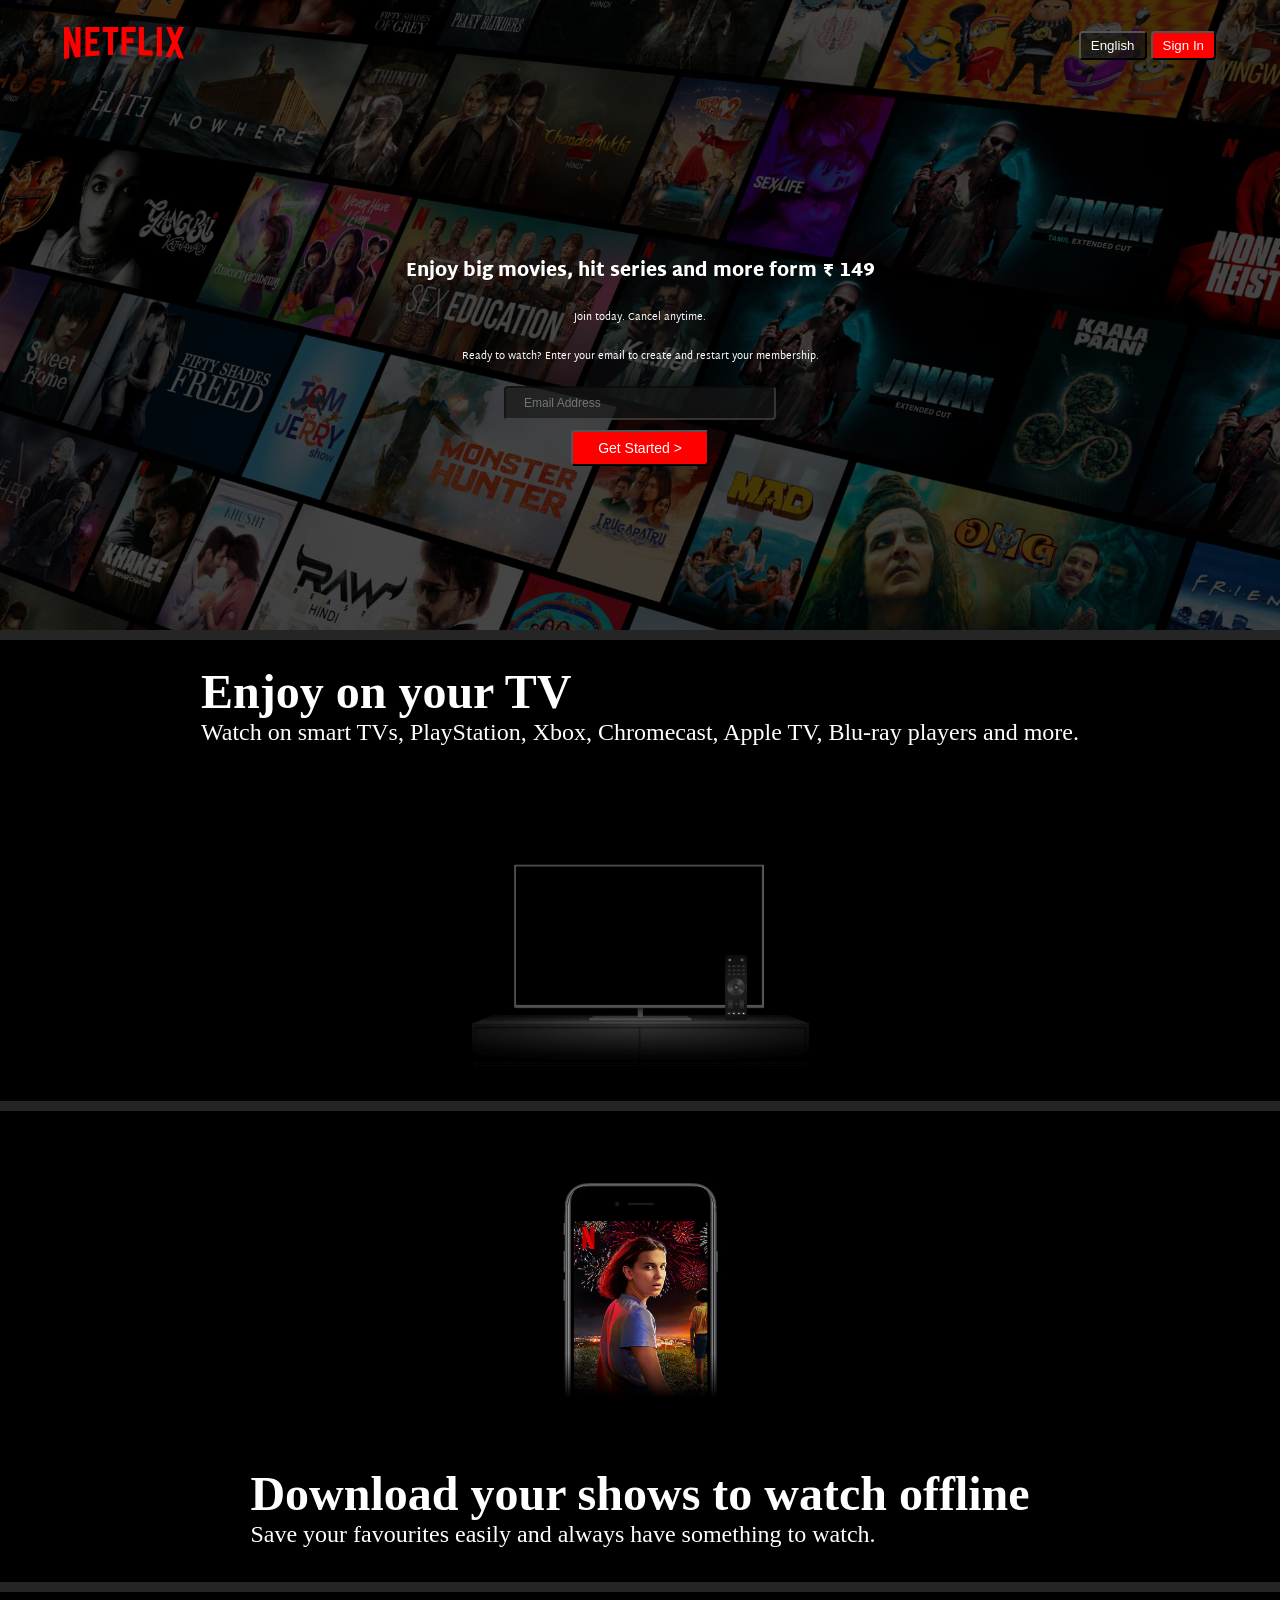
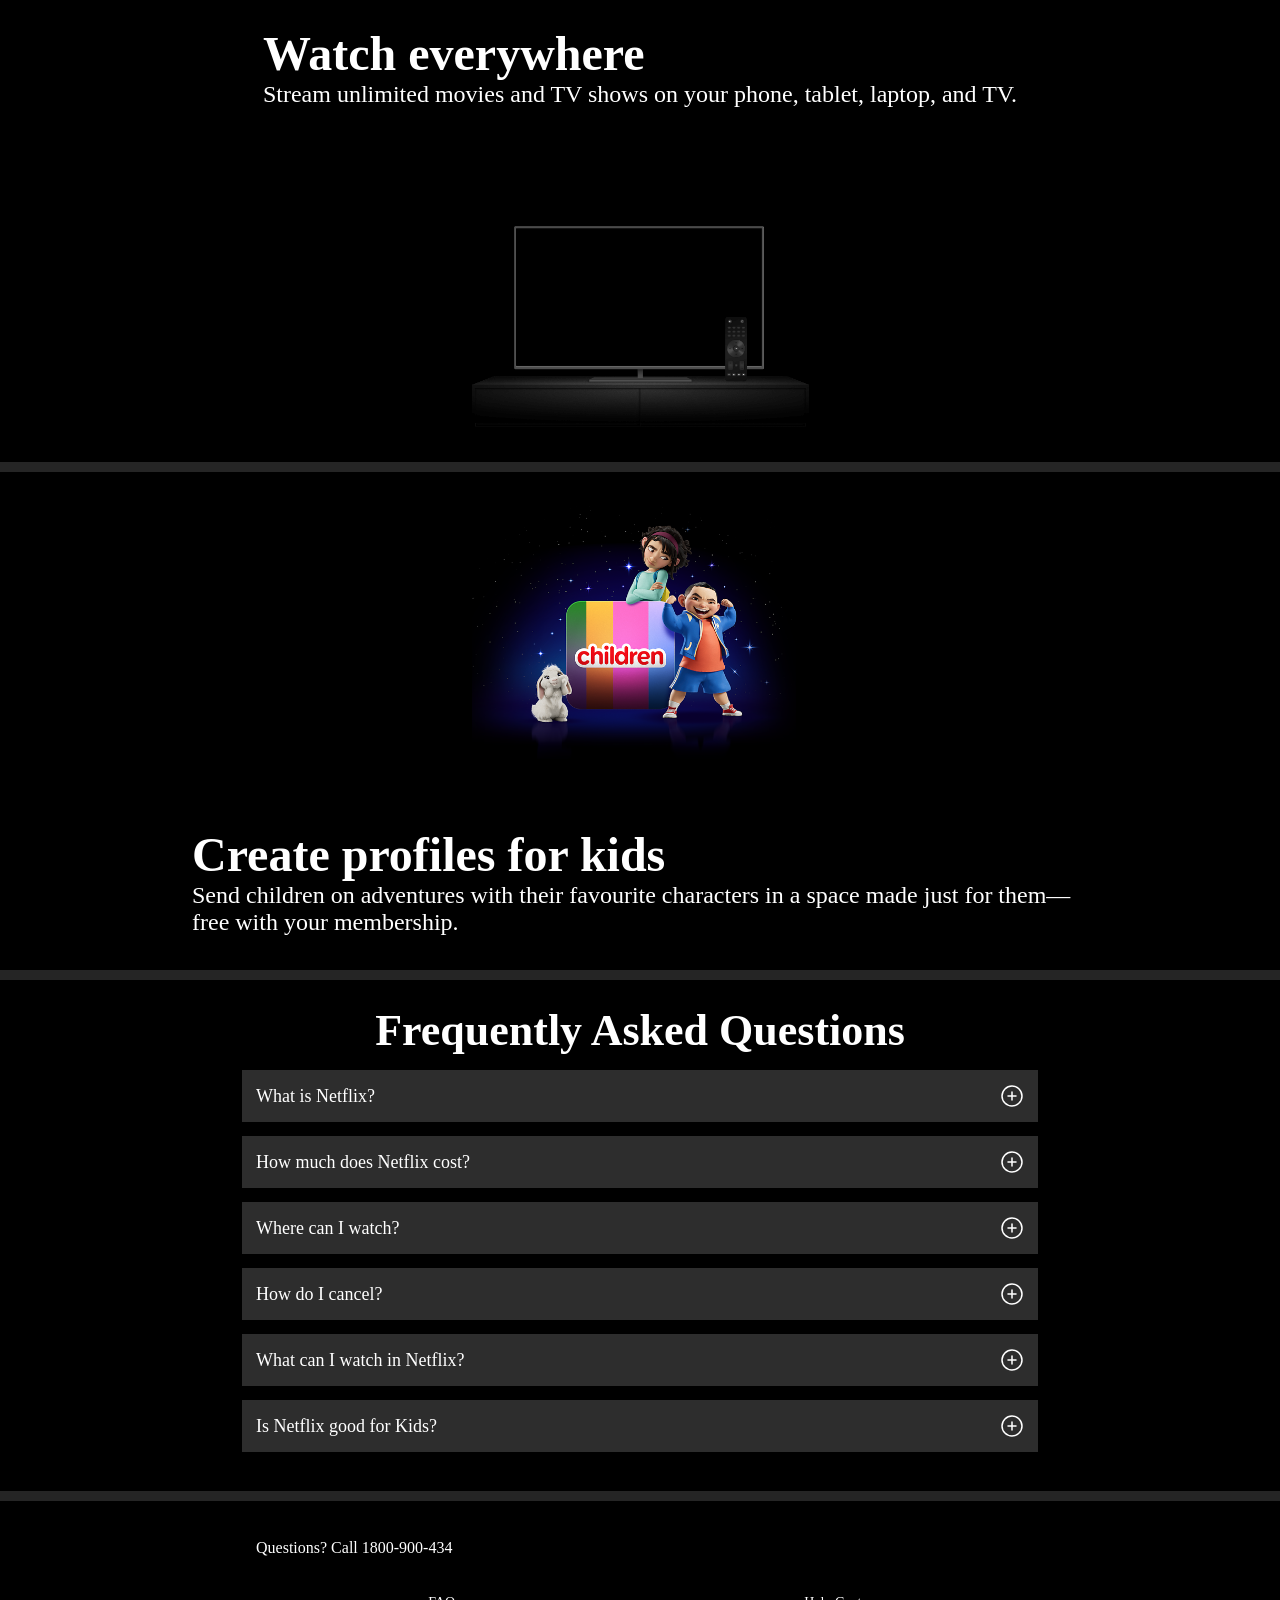
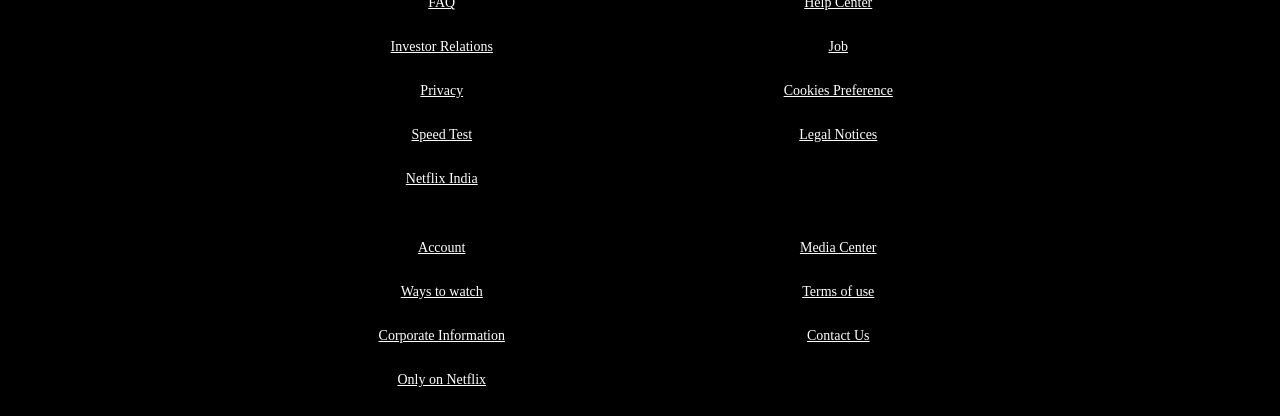
<file: index.html>
<!DOCTYPE html>
<html lang="en">

<head>
    <meta charset="UTF-8">
    <meta name="viewport" content="width=device-width, initial-scale=1.0">
    <title>Netflix</title>
    <link rel="stylesheet" href="style.css">
    <link rel="icon" href="favicon.ico" type="image/x-icon">

</head>

<body>
    <div class="main">
        <nav>
            <span><img width="120px" src="assets/images/logo.svg" alt=""></span>
            <div>
                <button class="btn">English</button>
                <button class="btn btn-red-sm">Sign In</button>
            </div>
        </nav>
        <div class="box">

        </div>
        <div class="hero">
            <span>Enjoy big movies, hit series and more form ₹ 149</span>
            <span>Join today. Cancel anytime.</span>
            <span>Ready to watch? Enter your email to create and restart your membership.</span>
            <div class="hero-buttons">
                <input type="email" placeholder="Email Address">
                <button class="btn btn-red">Get Started &gt;</button>
            </div>
        </div>
        <div class="seperation"></div>
    </div>

    <section class="first">
        <div>
            <span>Enjoy on your TV</span>
            <span>Watch on smart TVs, PlayStation, Xbox, Chromecast, Apple TV, Blu-ray players and more.</span>
        </div>
        <div class="secImg">
            <img src="assets/images/tv.png" alt="">
            <video src="assets/videos/video-tv.m4v" autoplay loop muted></video>
        </div>
    </section>
    <div class="seperation"></div>

    <section class="first second">
        <div class="secImg">
            <img src="assets/images/second-img.jpg" alt="">
        </div>
        <div>
            <span>Download your shows to watch offline</span>
            <span>Save your favourites easily and always have something to watch.</span>
        </div>
    </section>
    <div class="seperation"></div>

    <section class="first">
        <div>
            <span>Watch everywhere</span>
            <span>Stream unlimited movies and TV shows on your phone, tablet, laptop, and TV.</span>
        </div>
        <div class="secImg">
            <img src="assets/images/tv.png" alt="">
            <video src="assets/videos/video1.m4v" autoplay loop muted></video>
        </div>
    </section>
    <div class="seperation"></div>

    <section class="first second">
        <div class="secImg">
            <img src="assets/images/fourth-img.png" alt="">

        </div>
        <div>
            <span>Create profiles for kids</span>
            <span>Send children on adventures with their favourite characters in a space made just for them—free with your membership.</span>
        </div>
    </section>
    <div class="seperation"></div>

    <section class="faq">
        <h2>Frequently Asked Questions</h2>
        <div class="faqbox">
            <span>What is Netflix?</span>
            <svg xmlns="http://www.w3.org/2000/svg" viewBox="0 0 24 24" width="24" height="24" color="white" fill="none">
                <path d="M12 8V16M16 12H8" stroke="currentColor" stroke-width="1.5" stroke-linecap="round" stroke-linejoin="round" />
                <circle cx="12" cy="12" r="10" stroke="currentColor" stroke-width="1.5" />
            </svg>
        </div>

        <div class="faqbox">
            <span>How much does Netflix cost?</span>
            <svg xmlns="http://www.w3.org/2000/svg" viewBox="0 0 24 24" width="24" height="24" color="white" fill="none">
                <path d="M12 8V16M16 12H8" stroke="currentColor" stroke-width="1.5" stroke-linecap="round" stroke-linejoin="round" />
                <circle cx="12" cy="12" r="10" stroke="currentColor" stroke-width="1.5" />
            </svg>
        </div>

        <div class="faqbox">
            <span>Where can I watch?</span>
            <svg xmlns="http://www.w3.org/2000/svg" viewBox="0 0 24 24" width="24" height="24" color="white" fill="none">
                <path d="M12 8V16M16 12H8" stroke="currentColor" stroke-width="1.5" stroke-linecap="round" stroke-linejoin="round" />
                <circle cx="12" cy="12" r="10" stroke="currentColor" stroke-width="1.5" />
            </svg>
        </div>

        <div class="faqbox">
            <span>How do I cancel?</span>
            <svg xmlns="http://www.w3.org/2000/svg" viewBox="0 0 24 24" width="24" height="24" color="white" fill="none">
                <path d="M12 8V16M16 12H8" stroke="currentColor" stroke-width="1.5" stroke-linecap="round" stroke-linejoin="round" />
                <circle cx="12" cy="12" r="10" stroke="currentColor" stroke-width="1.5" />
            </svg>
        </div>

        <div class="faqbox">
            <span>What can I watch in Netflix?</span>
            <svg xmlns="http://www.w3.org/2000/svg" viewBox="0 0 24 24" width="24" height="24" color="white" fill="none">
                <path d="M12 8V16M16 12H8" stroke="currentColor" stroke-width="1.5" stroke-linecap="round" stroke-linejoin="round" />
                <circle cx="12" cy="12" r="10" stroke="currentColor" stroke-width="1.5" />
            </svg>
        </div>

        <div class="faqbox">
            <span>Is Netflix good for Kids?</span>
            <svg xmlns="http://www.w3.org/2000/svg" viewBox="0 0 24 24" width="24" height="24" color="white" fill="none">
                <path d="M12 8V16M16 12H8" stroke="currentColor" stroke-width="1.5" stroke-linecap="round" stroke-linejoin="round" />
                <circle cx="12" cy="12" r="10" stroke="currentColor" stroke-width="1.5" />
            </svg>
        </div>
    </section>

    <div class="seperation"></div>
    <footer>
        <div class="questions">
            Questions? Call 1800-900-434
        </div>
        <div class="footer">
        <div class="footer-item">
            <a href="faq">FAQ</a>
            <a href="faq">Investor Relations</a>
            <a href="faq">Privacy</a>
            <a href="faq">Speed Test</a>
            <a href="faq">Netflix India</a>
        </div>

        <div class="footer-item">
            <a href="faq">Help Center</a>
            <a href="faq">Job</a>
            <a href="faq">Cookies Preference</a>
            <a href="faq">Legal Notices</a>
        </div>


        <div class="footer-item">
            <a href="faq">Account</a>
            <a href="faq">Ways to watch</a>
            <a href="faq">Corporate Information</a>
            <a href="faq">Only on Netflix</a>
        </div>

        <div class="footer-item">
            <a href="faq">Media Center</a>
            <a href="faq">Terms of use</a>
            <a href="faq">Contact Us</a>
        </div>
    </div>
        
    </footer>

</body>

</html>
</file>
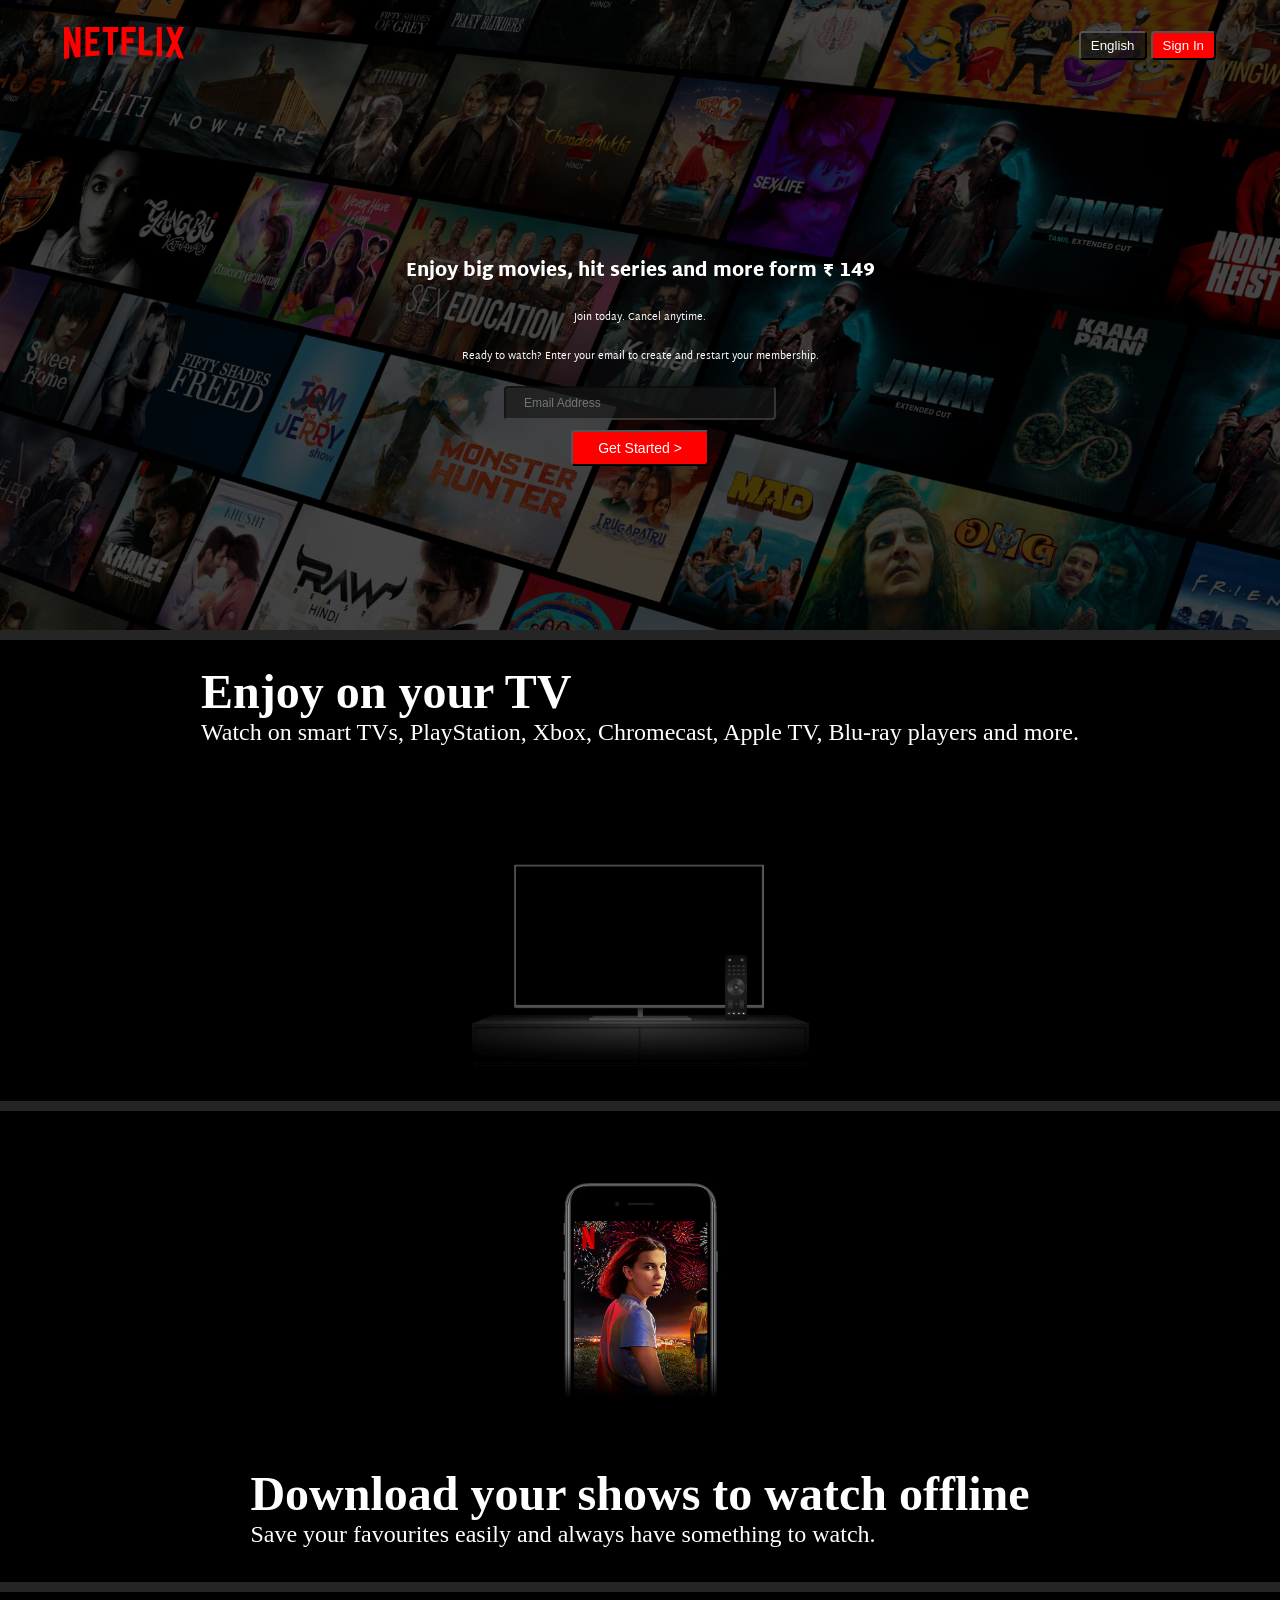
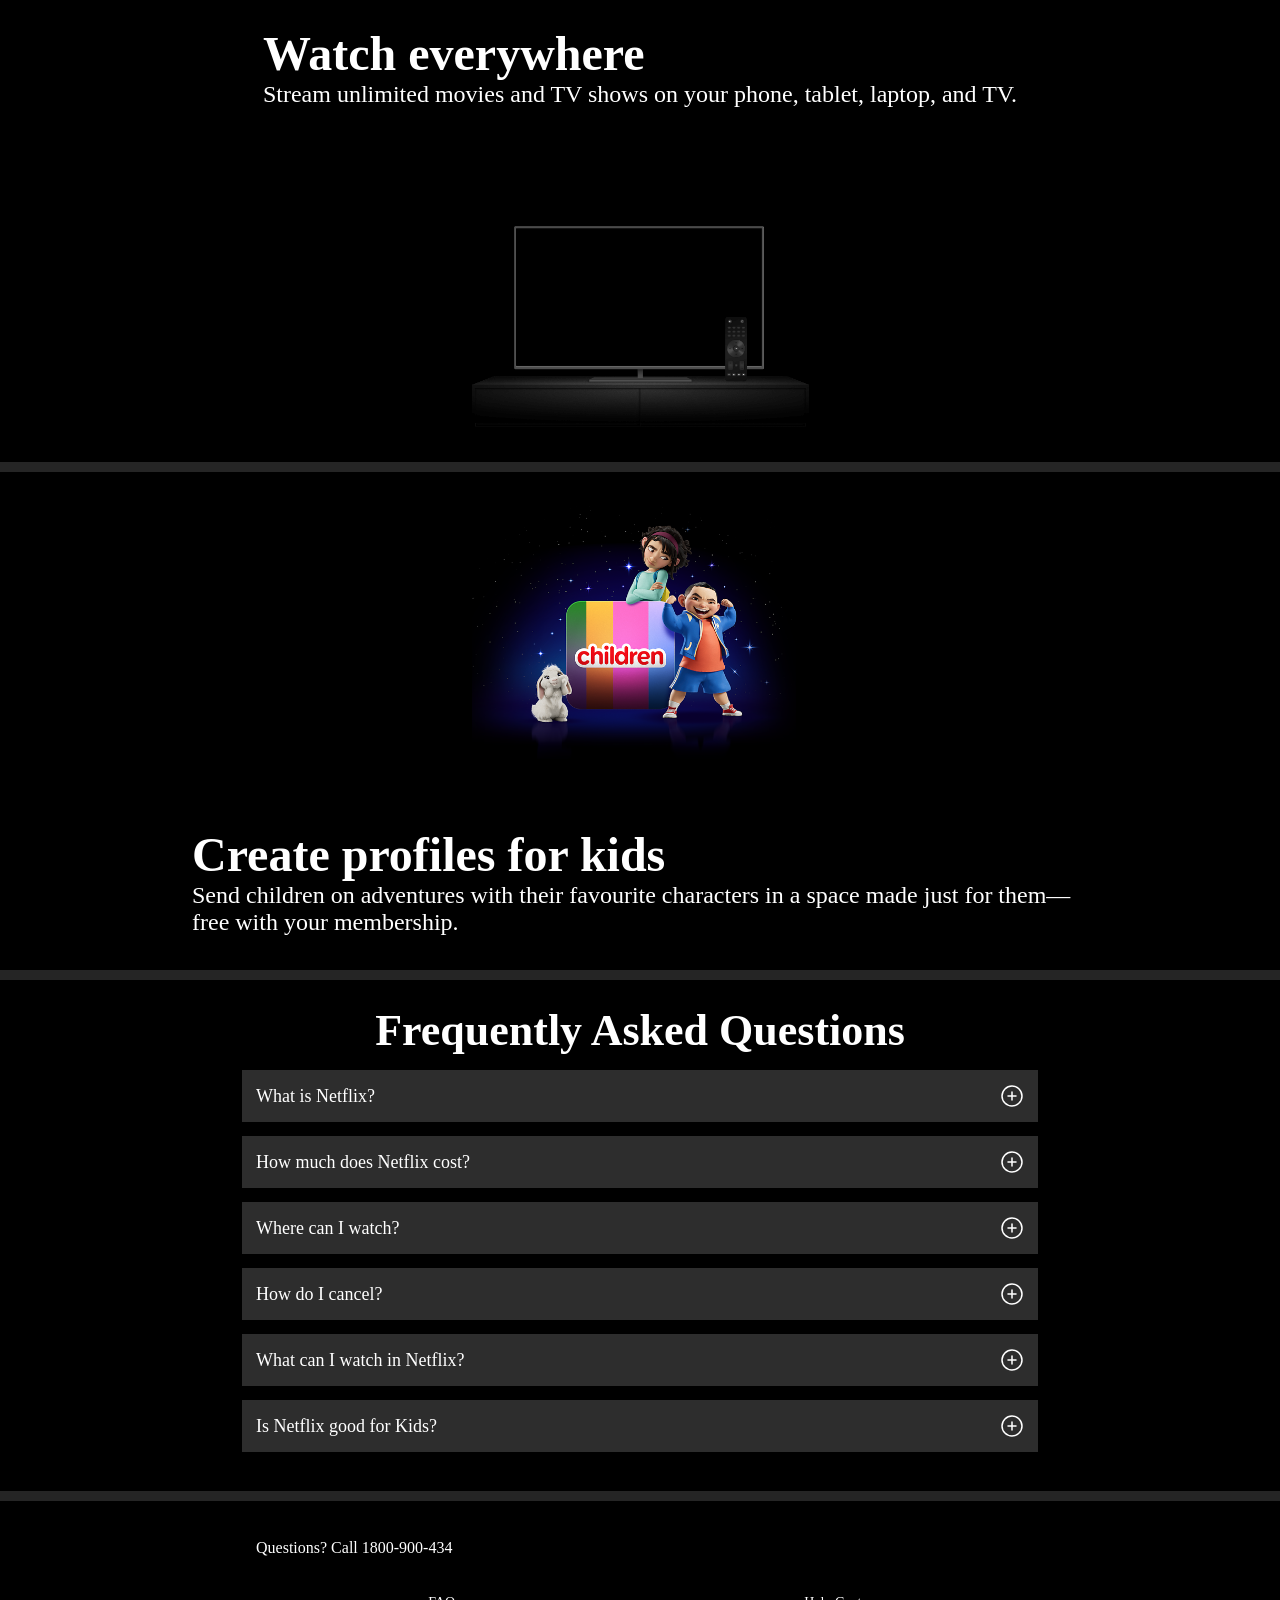
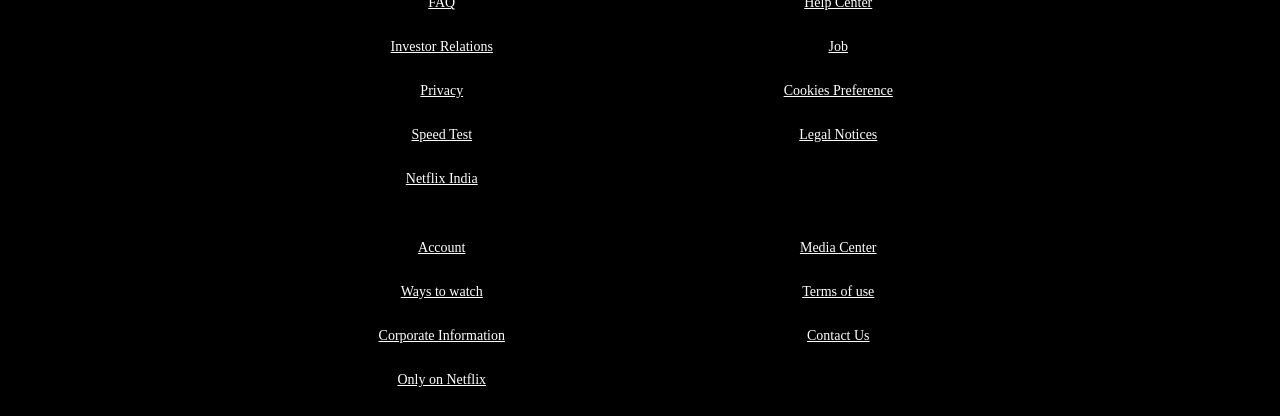
<file: Netflix_Clone/index.html>
<!DOCTYPE html>
<html lang="en">

<head>
    <meta charset="UTF-8">
    <meta name="viewport" content="width=device-width, initial-scale=1.0">
    <title>Netflix</title>
    <link rel="stylesheet" href="style.css">
    <link rel="icon" href="favicon.ico" type="image/x-icon">

</head>

<body>
    <div class="main">
        <nav>
            <span><img width="120px" src="assets/images/logo.svg" alt=""></span>
            <div>
                <button class="btn">English</button>
                <button class="btn btn-red-sm">Sign In</button>
            </div>
        </nav>
        <div class="box">

        </div>
        <div class="hero">
            <span>Enjoy big movies, hit series and more form ₹ 149</span>
            <span>Join today. Cancel anytime.</span>
            <span>Ready to watch? Enter your email to create and restart your membership.</span>
            <div class="hero-buttons">
                <input type="email" placeholder="Email Address">
                <button class="btn btn-red">Get Started &gt;</button>
            </div>
        </div>
        <div class="seperation"></div>
    </div>

    <section class="first">
        <div>
            <span>Enjoy on your TV</span>
            <span>Watch on smart TVs, PlayStation, Xbox, Chromecast, Apple TV, Blu-ray players and more.</span>
        </div>
        <div class="secImg">
            <img src="assets/images/tv.png" alt="">
            <video src="assets/videos/video-tv.m4v" autoplay loop muted></video>
        </div>
    </section>
    <div class="seperation"></div>

    <section class="first second">
        <div class="secImg">
            <img src="assets/images/second-img.jpg" alt="">
        </div>
        <div>
            <span>Download your shows to watch offline</span>
            <span>Save your favourites easily and always have something to watch.</span>
        </div>
    </section>
    <div class="seperation"></div>

    <section class="first">
        <div>
            <span>Watch everywhere</span>
            <span>Stream unlimited movies and TV shows on your phone, tablet, laptop, and TV.</span>
        </div>
        <div class="secImg">
            <img src="assets/images/tv.png" alt="">
            <video src="assets/videos/video1.m4v" autoplay loop muted></video>
        </div>
    </section>
    <div class="seperation"></div>

    <section class="first second">
        <div class="secImg">
            <img src="assets/images/fourth-img.png" alt="">

        </div>
        <div>
            <span>Create profiles for kids</span>
            <span>Send children on adventures with their favourite characters in a space made just for them—free with your membership.</span>
        </div>
    </section>
    <div class="seperation"></div>

    <section class="faq">
        <h2>Frequently Asked Questions</h2>
        <div class="faqbox">
            <span>What is Netflix?</span>
            <svg xmlns="http://www.w3.org/2000/svg" viewBox="0 0 24 24" width="24" height="24" color="white" fill="none">
                <path d="M12 8V16M16 12H8" stroke="currentColor" stroke-width="1.5" stroke-linecap="round" stroke-linejoin="round" />
                <circle cx="12" cy="12" r="10" stroke="currentColor" stroke-width="1.5" />
            </svg>
        </div>

        <div class="faqbox">
            <span>How much does Netflix cost?</span>
            <svg xmlns="http://www.w3.org/2000/svg" viewBox="0 0 24 24" width="24" height="24" color="white" fill="none">
                <path d="M12 8V16M16 12H8" stroke="currentColor" stroke-width="1.5" stroke-linecap="round" stroke-linejoin="round" />
                <circle cx="12" cy="12" r="10" stroke="currentColor" stroke-width="1.5" />
            </svg>
        </div>

        <div class="faqbox">
            <span>Where can I watch?</span>
            <svg xmlns="http://www.w3.org/2000/svg" viewBox="0 0 24 24" width="24" height="24" color="white" fill="none">
                <path d="M12 8V16M16 12H8" stroke="currentColor" stroke-width="1.5" stroke-linecap="round" stroke-linejoin="round" />
                <circle cx="12" cy="12" r="10" stroke="currentColor" stroke-width="1.5" />
            </svg>
        </div>

        <div class="faqbox">
            <span>How do I cancel?</span>
            <svg xmlns="http://www.w3.org/2000/svg" viewBox="0 0 24 24" width="24" height="24" color="white" fill="none">
                <path d="M12 8V16M16 12H8" stroke="currentColor" stroke-width="1.5" stroke-linecap="round" stroke-linejoin="round" />
                <circle cx="12" cy="12" r="10" stroke="currentColor" stroke-width="1.5" />
            </svg>
        </div>

        <div class="faqbox">
            <span>What can I watch in Netflix?</span>
            <svg xmlns="http://www.w3.org/2000/svg" viewBox="0 0 24 24" width="24" height="24" color="white" fill="none">
                <path d="M12 8V16M16 12H8" stroke="currentColor" stroke-width="1.5" stroke-linecap="round" stroke-linejoin="round" />
                <circle cx="12" cy="12" r="10" stroke="currentColor" stroke-width="1.5" />
            </svg>
        </div>

        <div class="faqbox">
            <span>Is Netflix good for Kids?</span>
            <svg xmlns="http://www.w3.org/2000/svg" viewBox="0 0 24 24" width="24" height="24" color="white" fill="none">
                <path d="M12 8V16M16 12H8" stroke="currentColor" stroke-width="1.5" stroke-linecap="round" stroke-linejoin="round" />
                <circle cx="12" cy="12" r="10" stroke="currentColor" stroke-width="1.5" />
            </svg>
        </div>
    </section>

    <div class="seperation"></div>
    <footer>
        <div class="questions">
            Questions? Call 1800-900-434
        </div>
        <div class="footer">
        <div class="footer-item">
            <a href="faq">FAQ</a>
            <a href="faq">Investor Relations</a>
            <a href="faq">Privacy</a>
            <a href="faq">Speed Test</a>
            <a href="faq">Netflix India</a>
        </div>

        <div class="footer-item">
            <a href="faq">Help Center</a>
            <a href="faq">Job</a>
            <a href="faq">Cookies Preference</a>
            <a href="faq">Legal Notices</a>
        </div>


        <div class="footer-item">
            <a href="faq">Account</a>
            <a href="faq">Ways to watch</a>
            <a href="faq">Corporate Information</a>
            <a href="faq">Only on Netflix</a>
        </div>

        <div class="footer-item">
            <a href="faq">Media Center</a>
            <a href="faq">Terms of use</a>
            <a href="faq">Contact Us</a>
        </div>
    </div>
        
    </footer>

</body>

</html>
</file>
<file: style.css>
@import url('https://fonts.googleapis.com/css2?family=Martel+Sans:wght@200;300;400;600;700;800;900&family=Tagesschrift&display=swap');
*{
    margin: 0;
    padding: 0;
}

body{
    background-color: black;
    
}
.main{
    background-image: url("assets/images/bg.jpg");
    height: 70vh;
    position: relative;
    background-position: center center;
    background-repeat: no-repeat;
    background-size: max(1200px, 100vw);
}
.main .box{
    height: 70vh;
    width: 100%;
    opacity: 0.64;
    background-color: black;
    position: absolute;
    top: 0;
}
nav{
    display: flex;
    justify-content: space-between;
    max-width: 60vw;
    margin: auto;
    align-items: center;
    height: 90px;
    position: relative;
    z-index: 9;
    
}
.hero{
    height: calc(100% - 90px);
    display: flex;
    justify-content: center;
    align-items: center;
    flex-direction: column;
    color: white;
    position: relative;
    z-index: 9;
    font-family: "Martel Sans", sans-serif;
    gap: 20px;
    padding: 0 30px;
}
.hero> :first-child{
    font-weight: 900;
    font-size: 28px;
    text-align: center;
}
.hero> :nth-child(2){
    font-weight: 400px;
    font-size: 18px;
    text-align: center;
}
.hero> :nth-child(3){
    font-weight: 400px;
    font-size: 18px;
    text-align: center;
}
.seperation{
    padding: 5px;
    background-color: rgb(37, 37, 37);
    position: relative;
    z-index: 15;
}
.btn{
    padding: 5px 10px;
    font-weight: 300;
    color: white;
    background-color: rgba(23,23,23,0.7 );
    border-radius: 4px;
    cursor: pointer;
}
.btn-red-sm{
    background-color: red;
    color: white;
    
}
.btn-red{
    background-color: red;
    color: white;
    padding: 8px 25px;
    font-size: 14px;
    border-radius: 4px;
}
.hero-buttons{
    display: flex;
    justify-content: center;
    align-items: center;
    gap: 10px;
}
.main input{
    padding: 8px 100px 8px 18px;
    font-size: 12px;
    font-weight: 500;
    color: white;
    border-radius: 4px;
    background-color: rgba(23,23,23,0.7 );
    border-color: rgba(23,23,23,0.4 );
}

.first{
    display: flex;
    justify-content: center;
    align-items: center;
    color: white;
    width: 70vw;
    margin: auto;
}

.secImg{
    position: relative;
}
.secImg img{
    width: 537px;
    position: relative;
    z-index: 10;
}
.secImg video{
    position: absolute;
    top: 51px;
    right: 0;
    width: 537px;
}
section.first> div{
    display: flex;
    justify-content: center;
    flex-direction: column;
    padding: 34px 0;
}
section.first > div :nth-child(1){
    font-size: 48px;
    font-weight: bolder;
}
section.first > div :nth-child(2){
    font-size: 24px;
    
}

.faq {
    background-color: black;
    color: white;
    padding: 25px;
}
.faq h2{
    text-align: center;
    font-size: 44px;
}
.faqbox{
    display: flex;
    align-items: center;
    justify-content: space-between;
    padding: 14px;
    background-color: #2d2d2d;
    max-width: 60vw;
    margin: 14px auto;
    color: white;
    cursor: pointer;
    font-size: 18px;
    transition: all 0.3s ease-out;
}
.faqbox:hover{
    background-color: #414141;
}

footer{
    color: white;
    max-width: 60vw;
    margin: auto;
    padding: 14px;
}
footer .questions{
    max-width: 60vw;
    margin: auto;
    padding: 24px 0;
}


.footer a{
    color: white;
    font-size: 14px;
    padding: 14px;
}
.footer{
    display: grid;
    grid-template-columns: 1fr 1fr 1fr 1fr;
    
}

.footer-item{
    display: flex;
    flex-direction: column;
    
}

@media  screen and (max-width:1305px) {
    .footer{
        display: grid;
        grid-template-columns: 1fr 1fr;
        gap: 25px;
    }
}

@media  screen and (max-width:1305px) {
    nav{
        max-width: 90vw;
    }
    .hero-buttons{
        display: flex;
        flex-direction: column;
        justify-content: center;
        align-items: center;
        gap: 10px;
    }
    .footer-item{
        display: flex;
        flex-direction: column;
        align-items: center;
        
    }
   
    .first{
        flex-wrap: wrap;
    }
    .secImg img{
        width: 337px;
    }
    .secImg video{
        width: 337px;
    }
    .hero> :first-child{
        font-size: 18px;
    }
    .hero> :nth-child(2){
        font-size: 10px;
    }
    .hero> :nth-child(3){
        font-size: 10px;
    }
}
</file>
<file: Netflix_Clone/style.css>
@import url('https://fonts.googleapis.com/css2?family=Martel+Sans:wght@200;300;400;600;700;800;900&family=Tagesschrift&display=swap');
*{
    margin: 0;
    padding: 0;
}

body{
    background-color: black;
    
}
.main{
    background-image: url("assets/images/bg.jpg");
    height: 70vh;
    position: relative;
    background-position: center center;
    background-repeat: no-repeat;
    background-size: max(1200px, 100vw);
}
.main .box{
    height: 70vh;
    width: 100%;
    opacity: 0.64;
    background-color: black;
    position: absolute;
    top: 0;
}
nav{
    display: flex;
    justify-content: space-between;
    max-width: 60vw;
    margin: auto;
    align-items: center;
    height: 90px;
    position: relative;
    z-index: 9;
    
}
.hero{
    height: calc(100% - 90px);
    display: flex;
    justify-content: center;
    align-items: center;
    flex-direction: column;
    color: white;
    position: relative;
    z-index: 9;
    font-family: "Martel Sans", sans-serif;
    gap: 20px;
    padding: 0 30px;
}
.hero> :first-child{
    font-weight: 900;
    font-size: 28px;
    text-align: center;
}
.hero> :nth-child(2){
    font-weight: 400px;
    font-size: 18px;
    text-align: center;
}
.hero> :nth-child(3){
    font-weight: 400px;
    font-size: 18px;
    text-align: center;
}
.seperation{
    padding: 5px;
    background-color: rgb(37, 37, 37);
    position: relative;
    z-index: 15;
}
.btn{
    padding: 5px 10px;
    font-weight: 300;
    color: white;
    background-color: rgba(23,23,23,0.7 );
    border-radius: 4px;
    cursor: pointer;
}
.btn-red-sm{
    background-color: red;
    color: white;
    
}
.btn-red{
    background-color: red;
    color: white;
    padding: 8px 25px;
    font-size: 14px;
    border-radius: 4px;
}
.hero-buttons{
    display: flex;
    justify-content: center;
    align-items: center;
    gap: 10px;
}
.main input{
    padding: 8px 100px 8px 18px;
    font-size: 12px;
    font-weight: 500;
    color: white;
    border-radius: 4px;
    background-color: rgba(23,23,23,0.7 );
    border-color: rgba(23,23,23,0.4 );
}

.first{
    display: flex;
    justify-content: center;
    align-items: center;
    color: white;
    width: 70vw;
    margin: auto;
}

.secImg{
    position: relative;
}
.secImg img{
    width: 537px;
    position: relative;
    z-index: 10;
}
.secImg video{
    position: absolute;
    top: 51px;
    right: 0;
    width: 537px;
}
section.first> div{
    display: flex;
    justify-content: center;
    flex-direction: column;
    padding: 34px 0;
}
section.first > div :nth-child(1){
    font-size: 48px;
    font-weight: bolder;
}
section.first > div :nth-child(2){
    font-size: 24px;
    
}

.faq {
    background-color: black;
    color: white;
    padding: 25px;
}
.faq h2{
    text-align: center;
    font-size: 44px;
}
.faqbox{
    display: flex;
    align-items: center;
    justify-content: space-between;
    padding: 14px;
    background-color: #2d2d2d;
    max-width: 60vw;
    margin: 14px auto;
    color: white;
    cursor: pointer;
    font-size: 18px;
    transition: all 0.3s ease-out;
}
.faqbox:hover{
    background-color: #414141;
}

footer{
    color: white;
    max-width: 60vw;
    margin: auto;
    padding: 14px;
}
footer .questions{
    max-width: 60vw;
    margin: auto;
    padding: 24px 0;
}


.footer a{
    color: white;
    font-size: 14px;
    padding: 14px;
}
.footer{
    display: grid;
    grid-template-columns: 1fr 1fr 1fr 1fr;
    
}

.footer-item{
    display: flex;
    flex-direction: column;
    
}

@media  screen and (max-width:1305px) {
    .footer{
        display: grid;
        grid-template-columns: 1fr 1fr;
        gap: 25px;
    }
}

@media  screen and (max-width:1305px) {
    nav{
        max-width: 90vw;
    }
    .hero-buttons{
        display: flex;
        flex-direction: column;
        justify-content: center;
        align-items: center;
        gap: 10px;
    }
    .footer-item{
        display: flex;
        flex-direction: column;
        align-items: center;
        
    }
   
    .first{
        flex-wrap: wrap;
    }
    .secImg img{
        width: 337px;
    }
    .secImg video{
        width: 337px;
    }
    .hero> :first-child{
        font-size: 18px;
    }
    .hero> :nth-child(2){
        font-size: 10px;
    }
    .hero> :nth-child(3){
        font-size: 10px;
    }
}
</file>
